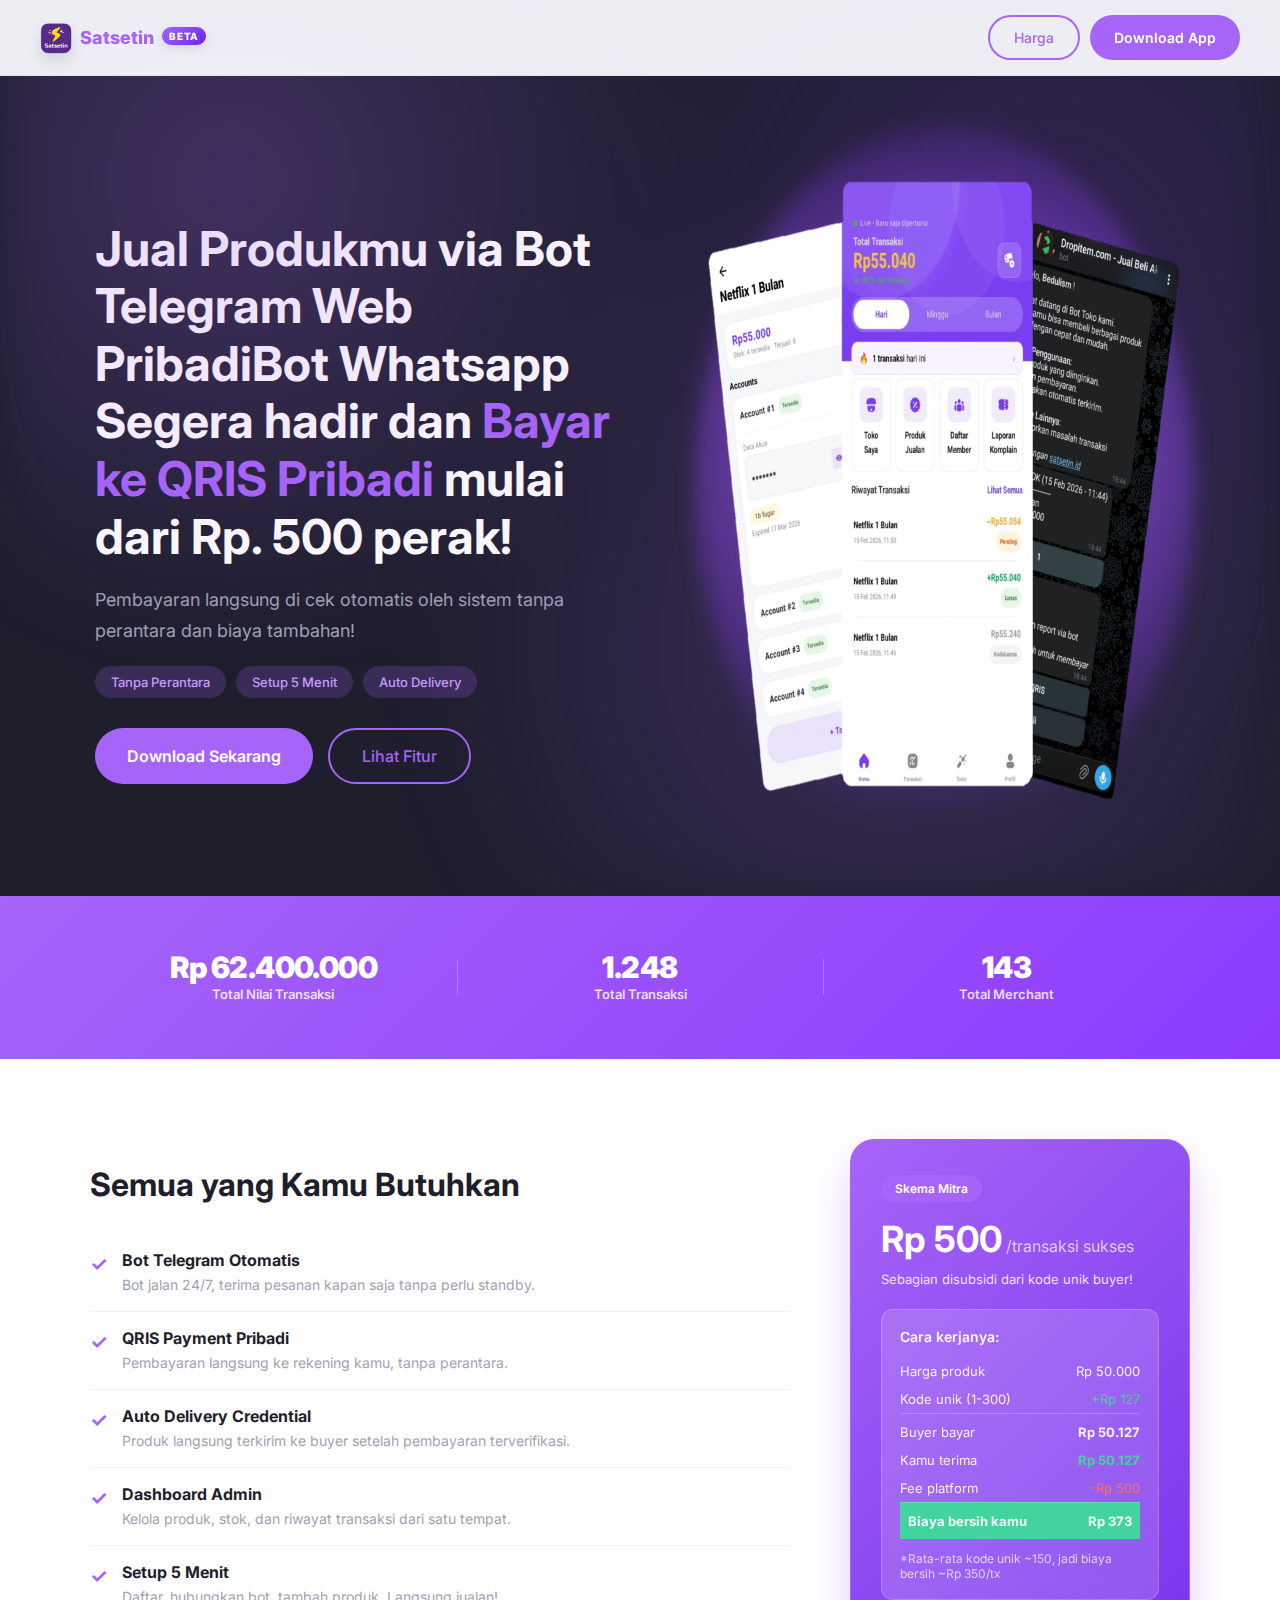
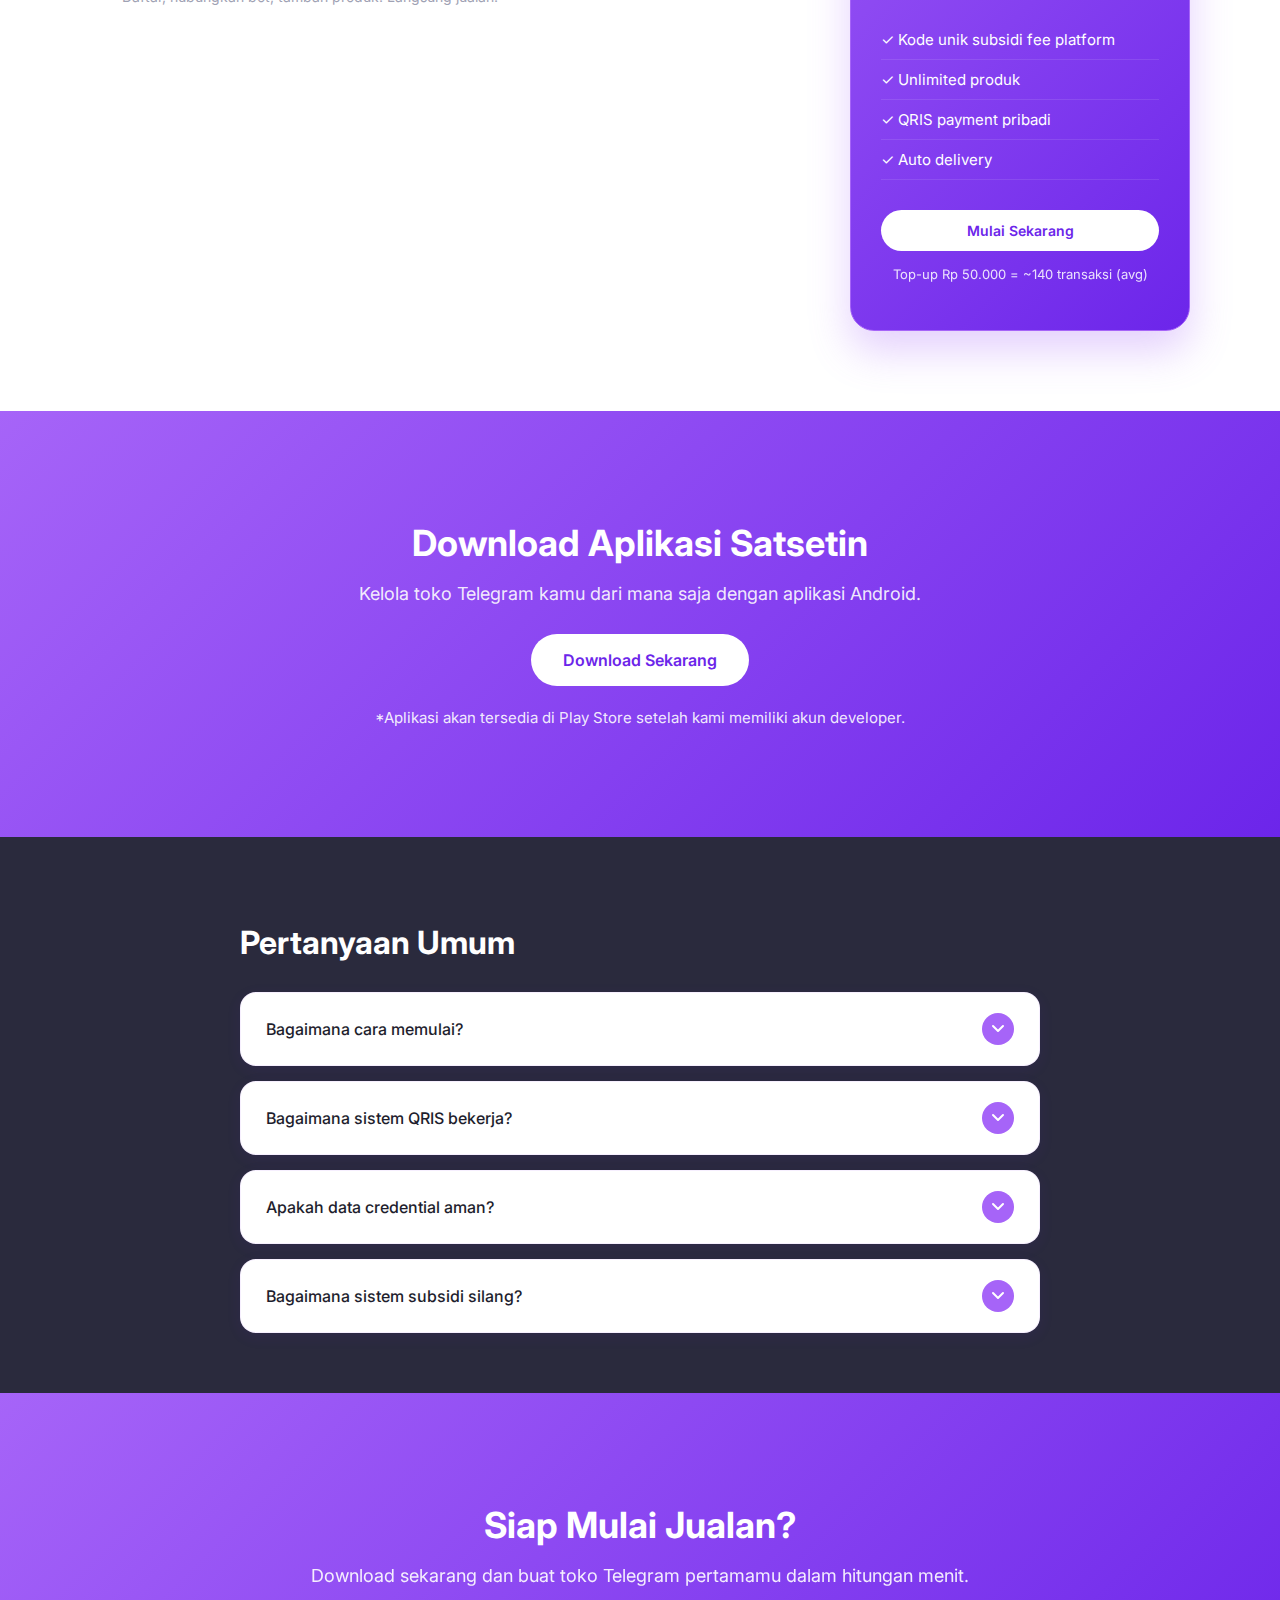
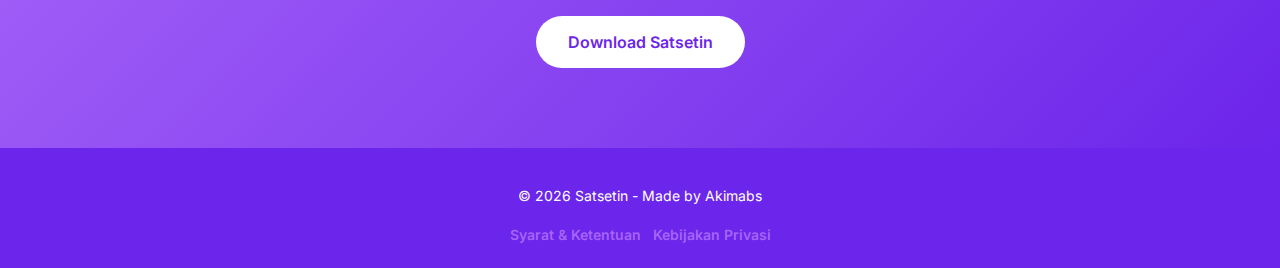
<file: index.html>
<!doctype html>
<html lang="id">
  <head>
    <meta charset="UTF-8" />
    <meta name="viewport" content="width=device-width, initial-scale=1.0" />

    <!-- META -->
    <meta
      name="description"
      content="Buat toko online di Telegram dengan QRIS pribadi. Satsetin: bot e-commerce otomatis, auto delivery, tanpa perantara."
    />
    <meta name="robots" content="index,follow" />
    <link rel="canonical" href="https://satsetin.id/" />
    <link rel="icon" href="icon.png" sizes="32x32" type="image/png" />
    <link rel="apple-touch-icon" href="icon.png" />
    <meta property="og:title" content="Satsetin - Bot Telegram E-commerce dengan QRIS Otomatis" />
    <meta
      property="og:description"
      content="Buat toko online di Telegram dengan QRIS pribadi. Bot otomatis, auto delivery, tanpa perantara."
    />
    <meta property="og:url" content="https://satsetin.id" />
    <meta property="og:type" content="website" />
    <meta property="og:site_name" content="Satsetin" />
    <meta property="og:image" content="https://satsetin.id/meta.webp" />
    <meta property="og:image:type" content="image/webp" />
    <meta property="og:image:alt" content="Satsetin bot Telegram e-commerce dengan QRIS pribadi" />
    <meta name="twitter:card" content="summary_large_image" />
    <meta name="twitter:title" content="Satsetin - Bot Telegram E-commerce dengan QRIS Otomatis" />
    <meta
      name="twitter:description"
      content="Buat toko online di Telegram dengan QRIS pribadi. Bot otomatis, auto delivery, tanpa perantara."
    />
    <meta name="twitter:image" content="https://satsetin.id/meta.webp" />
    <meta name="twitter:image:alt" content="Satsetin bot Telegram e-commerce dengan QRIS pribadi" />
    <script type="application/ld+json">
      {
        "@context": "https://schema.org",
        "@graph": [
          {
            "@type": "Organization",
            "name": "Satsetin",
            "url": "https://satsetin.id",
            "logo": "https://satsetin.id/meta.webp",
            "sameAs": []
          },
          {
            "@type": "WebSite",
            "name": "Satsetin",
            "url": "https://satsetin.id",
            "potentialAction": {
              "@type": "SearchAction",
              "target": "https://www.google.com/search?q=site%3Asatsetin.id+{search_term_string}",
              "query-input": "required name=search_term_string"
            }
          }
        ]
      }
    </script>

    <!-- FONT -->
    <link rel="preconnect" href="https://fonts.googleapis.com" />
    <link rel="preconnect" href="https://fonts.gstatic.com" crossorigin />
    <link
      rel="preload"
      href="https://fonts.googleapis.com/css2?family=Inter:ital,opsz,wght@0,14..32,100..900;1,14..32,100..900&display=swap"
      as="style"
    />
    <link
      rel="stylesheet"
      href="https://fonts.googleapis.com/css2?family=Inter:ital,opsz,wght@0,14..32,100..900;1,14..32,100..900&display=swap"
      media="print"
      onload="this.media='all'"
    />
    <noscript>
      <link
        rel="stylesheet"
        href="https://fonts.googleapis.com/css2?family=Inter:ital,opsz,wght@0,14..32,100..900;1,14..32,100..900&display=swap"
      />
    </noscript>

    <title>Satsetin | Bot Telegram E-commerce dengan QRIS Otomatis</title>
    <link rel="stylesheet" href="style.css" />
    <script defer src="https://cloud.umami.is/script.js" data-website-id="667d04dc-3e3c-4fde-84aa-ec7c3e9f4338"></script>
  </head>
  <body>
    <header id="top">
      <a href="#top" class="logo brand">
        <img
          src="icon-64.webp"
          width="32"
          height="32"
          alt="Logo Satsetin"
          class="brand-icon"
        />
        <div class="brand-label">
          <span class="brand-name">Satsetin</span>
          <span class="brand-badge">BETA</span>
        </div>
      </a>
      <div class="header-buttons">
        <a href="#pricing" class="btn outline">Harga</a>
        <a href="#download" class="btn primary">Download App</a>
      </div>
    </header>

    <!-- HERO -->
    <main class="container hero">
      <div class="text-content">
        <h1>
          Jual Produkmu via
          <span class="hero-slider-outer"
            ><span class="hero-slider-wrapper" id="heroSlider">
              <span class="hero-slide active">Bot Telegram</span>
              <span class="hero-slide">Web Pribadi</span><span class="hero-slide">Bot Whatsapp</span></span
            >
            <span class="coming-soon-tip" id="comingSoonTip">Segera hadir</span></span
          >
          dan <span class="highlight">Bayar ke QRIS Pribadi</span> mulai dari Rp. 500 perak!
        </h1>

        <p>Pembayaran langsung di cek otomatis oleh sistem tanpa perantara dan biaya tambahan!</p>
        <div class="feature-badges">
          <span class="badge">Tanpa Perantara</span>
          <span class="badge">Setup 5 Menit</span>
          <span class="badge">Auto Delivery</span>
        </div>
        <div class="cta-buttons">
          <a
            href="https://github.com/satsetin-id/landing/releases/latest"
            target="_self"
            class="btn primary large"
            data-apk-download
            >Download Sekarang</a
          >
          <a href="#features" class="btn outline large">Lihat Fitur</a>
        </div>
      </div>
      <div class="image-content">
        <picture>
          <source
            type="image/webp"
            srcset="
              hero-720.webp  720w,
              hero.webp     1252w
            "
            sizes="(max-width: 900px) 90vw, 520px"
          />
          <img
            src="hero-720.webp"
            width="720"
            height="646"
            alt="Ilustrasi Satsetin"
            class="hero-illustration"
            loading="eager"
            fetchpriority="high"
            decoding="async"
          />
        </picture>
      </div>
    </main>

    <!-- STATS -->
    <section class="stats-section">
      <div class="stats-container">
        <div class="stat-item">
          <span class="stat-value">Rp 62.400.000</span>
          <span class="stat-label">Total Nilai Transaksi</span>
        </div>
        <div class="stat-item">
          <span class="stat-value">1.248</span>
          <span class="stat-label">Total Transaksi</span>
        </div>
        <div class="stat-item">
          <span class="stat-value">143</span>
          <span class="stat-label">Total Merchant</span>
        </div>
      </div>
    </section>

    <!-- FEATURES & PRICING -->
    <section id="features" class="features-pricing-section">
      <div class="features-pricing-container">
        <!-- Features List -->
        <div class="features-list">
          <h2>Semua yang Kamu Butuhkan</h2>
          <ul class="feature-items">
            <li>
              <span class="check">✓</span>
              <div>
                <strong>Bot Telegram Otomatis</strong>
                <p>Bot jalan 24/7, terima pesanan kapan saja tanpa perlu standby.</p>
              </div>
            </li>
            <li>
              <span class="check">✓</span>
              <div>
                <strong>QRIS Payment Pribadi</strong>
                <p>Pembayaran langsung ke rekening kamu, tanpa perantara.</p>
              </div>
            </li>
            <li>
              <span class="check">✓</span>
              <div>
                <strong>Auto Delivery Credential</strong>
                <p>Produk langsung terkirim ke buyer setelah pembayaran terverifikasi.</p>
              </div>
            </li>
            <li>
              <span class="check">✓</span>
              <div>
                <strong>Dashboard Admin</strong>
                <p>Kelola produk, stok, dan riwayat transaksi dari satu tempat.</p>
              </div>
            </li>
            <li>
              <span class="check">✓</span>
              <div>
                <strong>Setup 5 Menit</strong>
                <p>Daftar, hubungkan bot, tambah produk. Langsung jualan!</p>
              </div>
            </li>
          </ul>
        </div>

        <!-- Pricing Card -->
        <div id="pricing" class="pricing-side">
          <div class="pricing-card featured">
            <div class="pricing-badge popular">Skema Mitra</div>

            <div class="pricing-price">
              <span class="amount">Rp 500</span>
              <span class="period">/transaksi sukses</span>
            </div>
            <p class="pricing-savings">Sebagian disubsidi dari kode unik buyer!</p>

            <!-- Subsidy Explanation -->
            <div class="subsidy-box">
              <p class="subsidy-title">Cara kerjanya:</p>
              <table>
                <tr>
                  <td>Harga produk</td>
                  <td>Rp 50.000</td>
                </tr>
                <tr>
                  <td>Kode unik (1-300)</td>
                  <td class="text-green">+Rp 127</td>
                </tr>
                <tr class="row-divider">
                  <td>Buyer bayar</td>
                  <td><strong>Rp 50.127</strong></td>
                </tr>
                <tr>
                  <td>Kamu terima</td>
                  <td class="text-green"><strong>Rp 50.127</strong></td>
                </tr>
                <tr>
                  <td>Fee platform</td>
                  <td class="text-red">-Rp 500</td>
                </tr>
                <tr class="row-divider row-highlight">
                  <td><strong>Biaya bersih kamu</strong></td>
                  <td><strong>Rp 373</strong></td>
                </tr>
              </table>
              <p class="subsidy-note">*Rata-rata kode unik ~150, jadi biaya bersih ~Rp 350/tx</p>
            </div>

            <ul class="pricing-features">
              <li>✓ Kode unik subsidi fee platform</li>
              <li>✓ Unlimited produk</li>
              <li>✓ QRIS payment pribadi</li>
              <li>✓ Auto delivery</li>
            </ul>
            <a href="#download" class="btn primary full-width">Mulai Sekarang</a>
            <p class="pricing-note">Top-up Rp 50.000 = ~140 transaksi (avg)</p>
          </div>
        </div>
      </div>
    </section>

    <!-- DOWNLOAD -->
    <section id="download" class="download-section">
      <div class="download-content">
        <h2>Download Aplikasi Satsetin</h2>
        <p>Kelola toko Telegram kamu dari mana saja dengan aplikasi Android.</p>
        <div class="download-buttons">
          <a
            href="https://github.com/satsetin-id/landing/releases/latest"
            target="_self"
            class="btn primary large"
            data-apk-download
          >
            Download Sekarang
          </a>
        </div>
        <p class="download-note">
          <small>*Aplikasi akan tersedia di Play Store setelah kami memiliki akun developer.</small>
        </p>
      </div>
    </section>

    <div id="downloadSafetyModal" class="download-modal" aria-hidden="true" role="dialog" aria-modal="true" hidden>
      <div class="download-modal-backdrop" data-modal-close></div>
      <div class="download-modal-card" role="document" aria-labelledby="downloadModalTitle">
        <button type="button" class="download-modal-close" aria-label="Tutup" data-modal-close>
          &times;
        </button>
        <h3 id="downloadModalTitle">Sebelum Download APK</h3>
        <p class="download-modal-intro">
          Saat ini Satsetin masih dalam proses approval Google Play. Sambil menunggu, kami sediakan APK resmi dari channel kami,
          jadi beberapa perangkat bisa menampilkan peringatan Play Protect.
        </p>
        <ol class="download-modal-steps">
          <li>Saat peringatan muncul, buka detail dan pilih opsi untuk lanjut install jika kamu yakin sumbernya resmi.</li>
          <li>Jika opsi tidak muncul, buka Play Store > profil > Play Protect > setelan, lalu jeda scan sementara.</li>
          <li>Setelah aplikasi terpasang, aktifkan kembali Play Protect agar perangkat tetap terlindungi.</li>
        </ol>
        <p class="download-modal-note">
          Demi keamanan: hanya install dari link resmi Satsetin, jangan install APK hasil forward/ubah pihak lain.
        </p>
        <div class="download-modal-actions">
          <button type="button" class="btn outline" data-modal-close>Nanti Dulu</button>
          <a id="confirmDownloadBtn" href="#" class="btn primary">Saya Paham, Lanjut Download</a>
        </div>
      </div>
    </div>

    <!-- FAQ -->
    <section class="help-container">
      <div class="faq-header">
        <h2 class="text-header-faq">Pertanyaan Umum</h2>
      </div>

      <div class="faq-list">
        <div class="faq-item">
          <button class="faq-question">
            <span class="faq-title">Bagaimana cara memulai?</span>
            <div class="faq-icon">
              <svg
                xmlns="http://www.w3.org/2000/svg"
                fill="none"
                viewBox="0 0 24 24"
                stroke="currentColor"
                width="24"
                height="24"
              >
                <path stroke-linecap="round" stroke-linejoin="round" stroke-width="2" d="M17 9l-5 5-5-5" />
              </svg>
            </div>
          </button>
          <div class="faq-answer">
            Download aplikasi, daftar akun, buat workspace dengan bot token Telegram kamu, tambahkan produk dan stok credential.
            Bot langsung siap terima pesanan!
          </div>
        </div>

        <div class="faq-item">
          <button class="faq-question">
            <span class="faq-title">Bagaimana sistem QRIS bekerja?</span>
            <div class="faq-icon">
              <svg
                xmlns="http://www.w3.org/2000/svg"
                fill="none"
                viewBox="0 0 24 24"
                stroke="currentColor"
                width="24"
                height="24"
              >
                <path stroke-linecap="round" stroke-linejoin="round" stroke-width="2" d="M17 9l-5 5-5-5" />
              </svg>
            </div>
          </button>
          <div class="faq-answer">
            Setiap transaksi mendapat kode unik (1-300) yang ditambahkan ke total harga. Sistem auto-match pembayaran berdasarkan
            nominal unik ini. Kode unik masuk ke kamu dan membantu subsidi fee platform Rp 500.
          </div>
        </div>

        <div class="faq-item">
          <button class="faq-question">
            <span class="faq-title">Apakah data credential aman?</span>
            <div class="faq-icon">
              <svg
                xmlns="http://www.w3.org/2000/svg"
                fill="none"
                viewBox="0 0 24 24"
                stroke="currentColor"
                width="24"
                height="24"
              >
                <path stroke-linecap="round" stroke-linejoin="round" stroke-width="2" d="M17 9l-5 5-5-5" />
              </svg>
            </div>
          </button>
          <div class="faq-answer">
            Ya, credential disimpan terenkripsi di server dan hanya dikirim ke buyer setelah pembayaran terverifikasi. Tidak ada
            akses manual dari pihak lain.
          </div>
        </div>

        <div class="faq-item">
          <button class="faq-question">
            <span class="faq-title">Bagaimana sistem subsidi silang?</span>
            <div class="faq-icon">
              <svg
                xmlns="http://www.w3.org/2000/svg"
                fill="none"
                viewBox="0 0 24 24"
                stroke="currentColor"
                width="24"
                height="24"
              >
                <path stroke-linecap="round" stroke-linejoin="round" stroke-width="2" d="M17 9l-5 5-5-5" />
              </svg>
            </div>
          </button>
          <div class="faq-answer">
            Buyer membayar harga produk + kode unik (1-300). Kode unik masuk ke kamu, lalu fee Rp 500 dipotong dari saldo. Jadi
            biaya bersih = Rp 500 - kode unik. Rata-rata kode unik ~150, berarti biaya bersih ~Rp 350/transaksi. Top-up saldo
            untuk membayar selisih ini. Contoh: top-up Rp 50.000 = ~140 transaksi.
          </div>
        </div>
      </div>
    </section>

    <!-- CTA -->
    <section class="cta-section">
      <h2>Siap Mulai Jualan?</h2>
      <p>Download sekarang dan buat toko Telegram pertamamu dalam hitungan menit.</p>
      <a
        href="https://github.com/satsetin-id/landing/releases/latest"
        target="_self"
        class="btn primary large"
        data-apk-download
        >Download Satsetin</a
      >
    </section>

    <footer class="footer">
      <p>
        &copy; 2026 Satsetin - Made by
        <a href="https://github.com/akimabs" target="_blank" style="color: #fff; text-decoration: none">Akimabs</a>
      </p>
      <div class="footer-links">
        <a href="syarat-dan-ketentuan.html">Syarat &amp; Ketentuan</a>
        <a href="kebijakan-privasi.html">Kebijakan Privasi</a>
      </div>
    </footer>

    <script>
      // FAQ Toggle
      document.querySelectorAll(".faq-question").forEach((button) => {
        button.addEventListener("click", () => {
          const item = button.parentElement;
          const isActive = item.classList.contains("active");

          // Close all
          document.querySelectorAll(".faq-item").forEach((i) => i.classList.remove("active"));

          // Open clicked if wasn't active
          if (!isActive) {
            item.classList.add("active");
            const answer = item.querySelector(".faq-answer");
            // Add extra space for padding (top 5px + bottom 25px = 30px)
            answer.style.maxHeight = answer.scrollHeight + 30 + "px";
          }

          // Reset all max-heights
          document.querySelectorAll(".faq-answer").forEach((a) => {
            if (!a.parentElement.classList.contains("active")) {
              a.style.maxHeight = "0";
            }
          });
        });
      });

      // Hero Slider
      (function () {
        const wrapper = document.getElementById("heroSlider");
        const tip = document.getElementById("comingSoonTip");
        if (!wrapper) return;
        const slides = Array.from(wrapper.querySelectorAll(".hero-slide"));
        let current = 0;
        let slideWidths = [];
        const COMING_SOON_INDICES = [1, 2]; // Web & WA

        function measureWidths() {
          // Range.getBoundingClientRect measures actual text ink width,
          // independent of any grid/container constraint.
          return slides.map((slide) => {
            const range = document.createRange();
            range.selectNodeContents(slide);
            const rect = range.getBoundingClientRect();
            const isMobile = window.matchMedia("(max-width: 600px)").matches;
            const extraWidthWeb = isMobile ? 12 : 8;
            const extraWidthDefault = isMobile ? 8 : 0;
            const extraWidth = slide.textContent.trim() === "Web Pribadi" ? extraWidthWeb : extraWidthDefault;
            return Math.ceil(rect.width) + extraWidth;
          });
        }

        function applyWidth(noAnimate) {
          if (noAnimate) wrapper.style.transition = "none";
          wrapper.style.width = slideWidths[current] + "px";
          if (noAnimate) requestAnimationFrame(() => requestAnimationFrame(() => (wrapper.style.transition = "")));
        }

        // Initial pass (may use fallback font briefly)
        slideWidths = measureWidths();
        applyWidth(true);
        if (tip) tip.classList.toggle("visible", COMING_SOON_INDICES.includes(current));

        // Re-measure once web fonts are fully loaded
        (document.fonts ? document.fonts.ready : Promise.resolve()).then(() => {
          slideWidths = measureWidths();
          applyWidth(true);
        });

        // Recalculate on resize (font-size changes via media query)
        let resizeTimer;
        window.addEventListener("resize", () => {
          clearTimeout(resizeTimer);
          resizeTimer = setTimeout(() => {
            slideWidths = measureWidths();
            applyWidth(true);
          }, 150);
        });

        function goToSlide(next) {
          const prev = current;
          current = next;

          slides[prev].classList.remove("active");
          slides[prev].classList.add("slide-exit");
          slides[current].classList.remove("slide-exit");
          slides[current].classList.add("active");
          wrapper.style.width = slideWidths[current] + "px";
          if (tip) tip.classList.toggle("visible", COMING_SOON_INDICES.includes(current));

          setTimeout(() => {
            slides[prev].classList.remove("slide-exit");
          }, 550);
        }

        setInterval(() => {
          goToSlide((current + 1) % slides.length);
        }, 2500);
      })();

      // Smooth scroll
      document.querySelectorAll('a[href^="#"]').forEach((anchor) => {
        anchor.addEventListener("click", function (e) {
          const href = this.getAttribute("href");
          if (!href || !href.startsWith("#") || href === "#") return;

          e.preventDefault();
          const target = document.querySelector(href);
          if (target) {
            target.scrollIntoView({ behavior: "smooth", block: "start" });
          }
        });
      });

      // Resolve newest APK from releases list (includes pre-release).
      (async function () {
        const buttons = Array.from(document.querySelectorAll("[data-apk-download]"));
        if (!buttons.length) return;

        const fallbackUrl = "https://github.com/satsetin-id/landing/releases/download/v0.0.1-beta/app-release.apk";
        const apiUrl = "https://api.github.com/repos/satsetin-id/landing/releases?per_page=10";
        const modal = document.getElementById("downloadSafetyModal");
        const confirmDownloadBtn = document.getElementById("confirmDownloadBtn");
        let resolvedDownloadUrl = fallbackUrl;
        let hasResolvedRelease = false;
        let inflightResolve = null;

        function syncConfirmButtonUrl() {
          if (!confirmDownloadBtn) return;
          confirmDownloadBtn.href = resolvedDownloadUrl;
          confirmDownloadBtn.target = "_self";
          confirmDownloadBtn.setAttribute("download", "app-release.apk");
          confirmDownloadBtn.rel = "noopener";
        }

        function openModal() {
          if (!modal) return;
          syncConfirmButtonUrl();
          modal.removeAttribute("hidden");
          modal.classList.add("open");
          modal.setAttribute("aria-hidden", "false");
          document.body.classList.add("modal-open");
        }

        function closeModal() {
          if (!modal) return;
          modal.classList.remove("open");
          modal.setAttribute("aria-hidden", "true");
          modal.setAttribute("hidden", "");
          document.body.classList.remove("modal-open");
        }

        if (modal) {
          modal.setAttribute("hidden", "");
          modal.querySelectorAll("[data-modal-close]").forEach((closeTarget) => {
            closeTarget.addEventListener("click", closeModal);
          });
          document.addEventListener("keydown", (event) => {
            if (event.key === "Escape" && modal.classList.contains("open")) {
              closeModal();
            }
          });
        }

        async function resolveLatestReleaseUrl() {
          if (hasResolvedRelease) return resolvedDownloadUrl;
          if (inflightResolve) return inflightResolve;

          inflightResolve = (async () => {
            try {
              const response = await fetch(apiUrl, { headers: { Accept: "application/vnd.github+json" } });
              if (!response.ok) return resolvedDownloadUrl;

              const releases = await response.json();
              if (!Array.isArray(releases)) return resolvedDownloadUrl;

              for (const release of releases) {
                const assets = Array.isArray(release && release.assets) ? release.assets : [];
                const apkAsset =
                  assets.find((asset) => typeof asset.name === "string" && asset.name === "app-release.apk") ||
                  assets.find((asset) => typeof asset.name === "string" && asset.name.endsWith(".apk"));

                if (apkAsset && apkAsset.browser_download_url) {
                  resolvedDownloadUrl = apkAsset.browser_download_url;
                  break;
                }
              }
            } catch (error) {
              // Keep fallback URL on fetch errors.
            } finally {
              hasResolvedRelease = true;
              inflightResolve = null;
              syncConfirmButtonUrl();
              buttons.forEach((button) => {
                button.href = resolvedDownloadUrl;
              });
            }
            return resolvedDownloadUrl;
          })();

          return inflightResolve;
        }

        buttons.forEach((button) => {
          button.href = fallbackUrl;
          button.target = "_self";
          button.rel = "noopener";
          button.addEventListener("click", (event) => {
            event.preventDefault();
            resolveLatestReleaseUrl();
            openModal();
          });
        });

        if (confirmDownloadBtn) {
          confirmDownloadBtn.addEventListener("click", (event) => {
            event.preventDefault();
            closeModal();
            window.location.assign(resolvedDownloadUrl);
          });
        }
        syncConfirmButtonUrl();
      })();
    </script>
  </body>
</html>
</file>
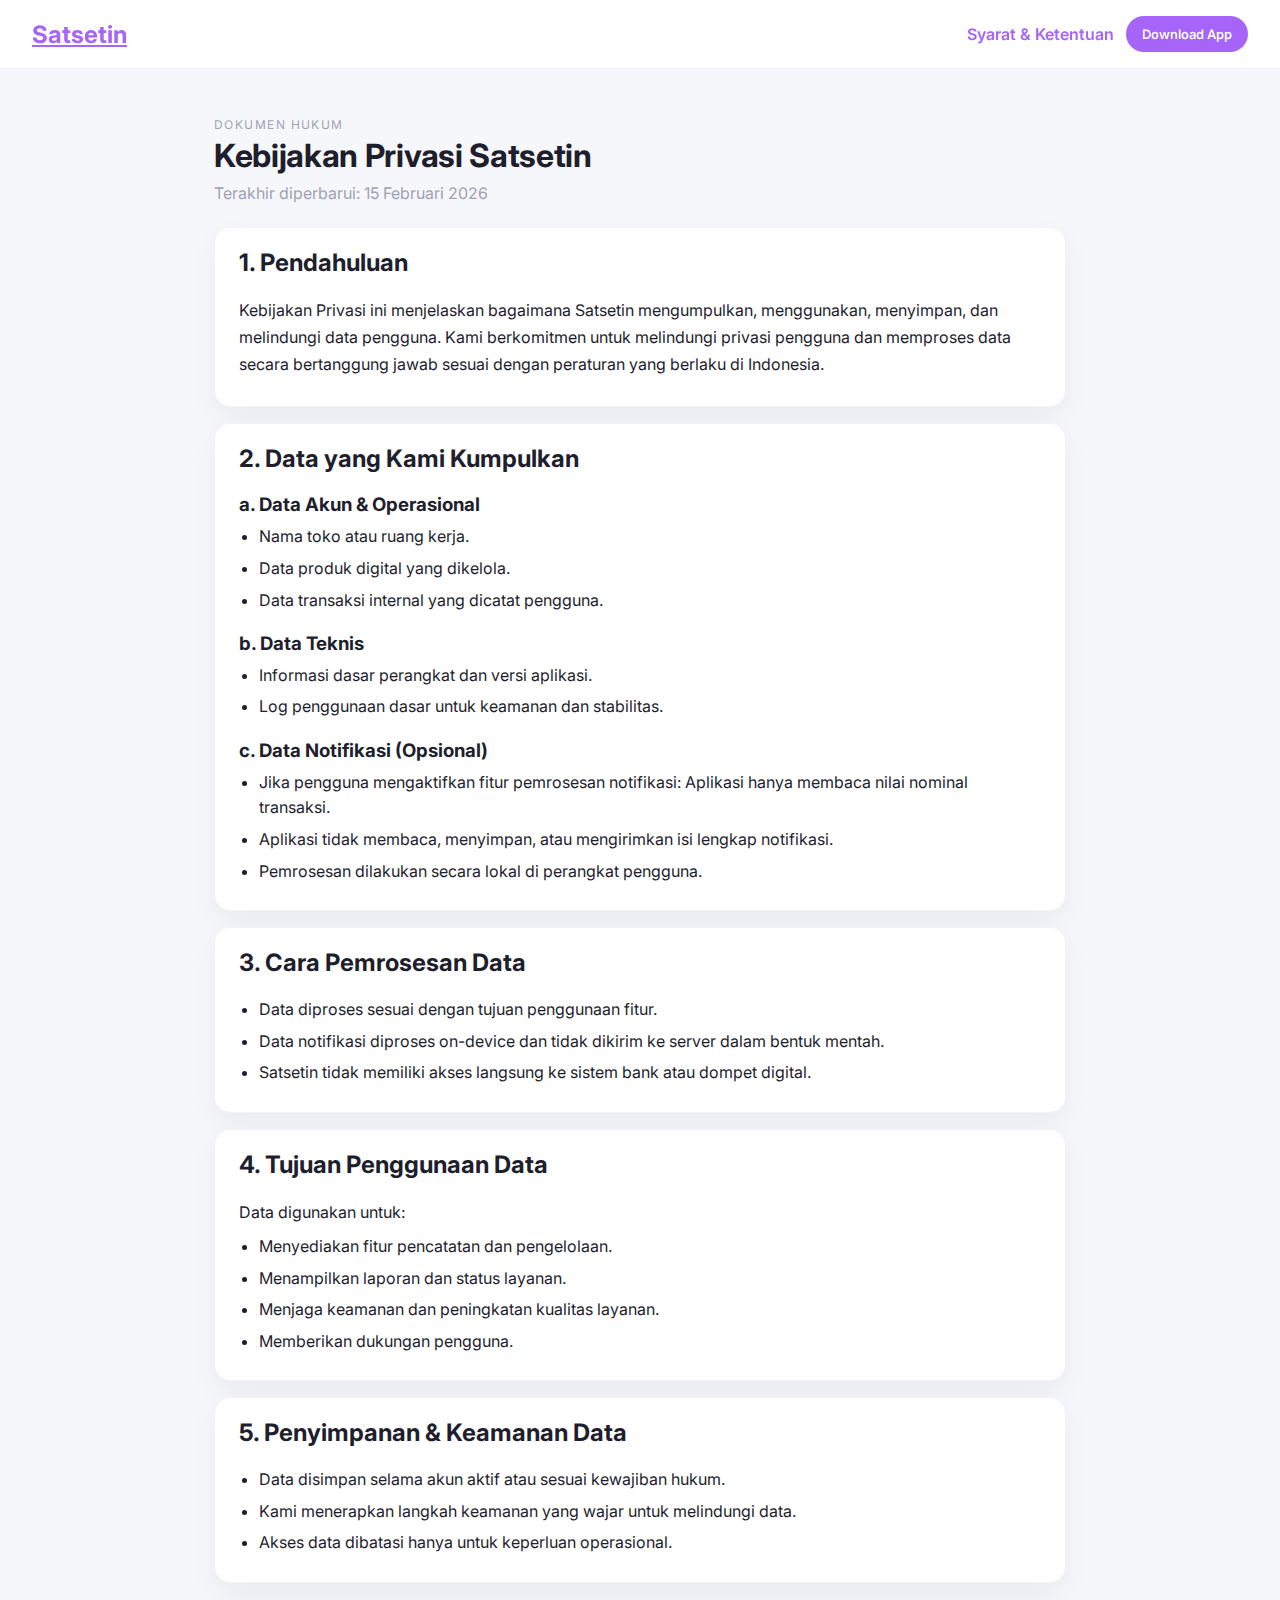
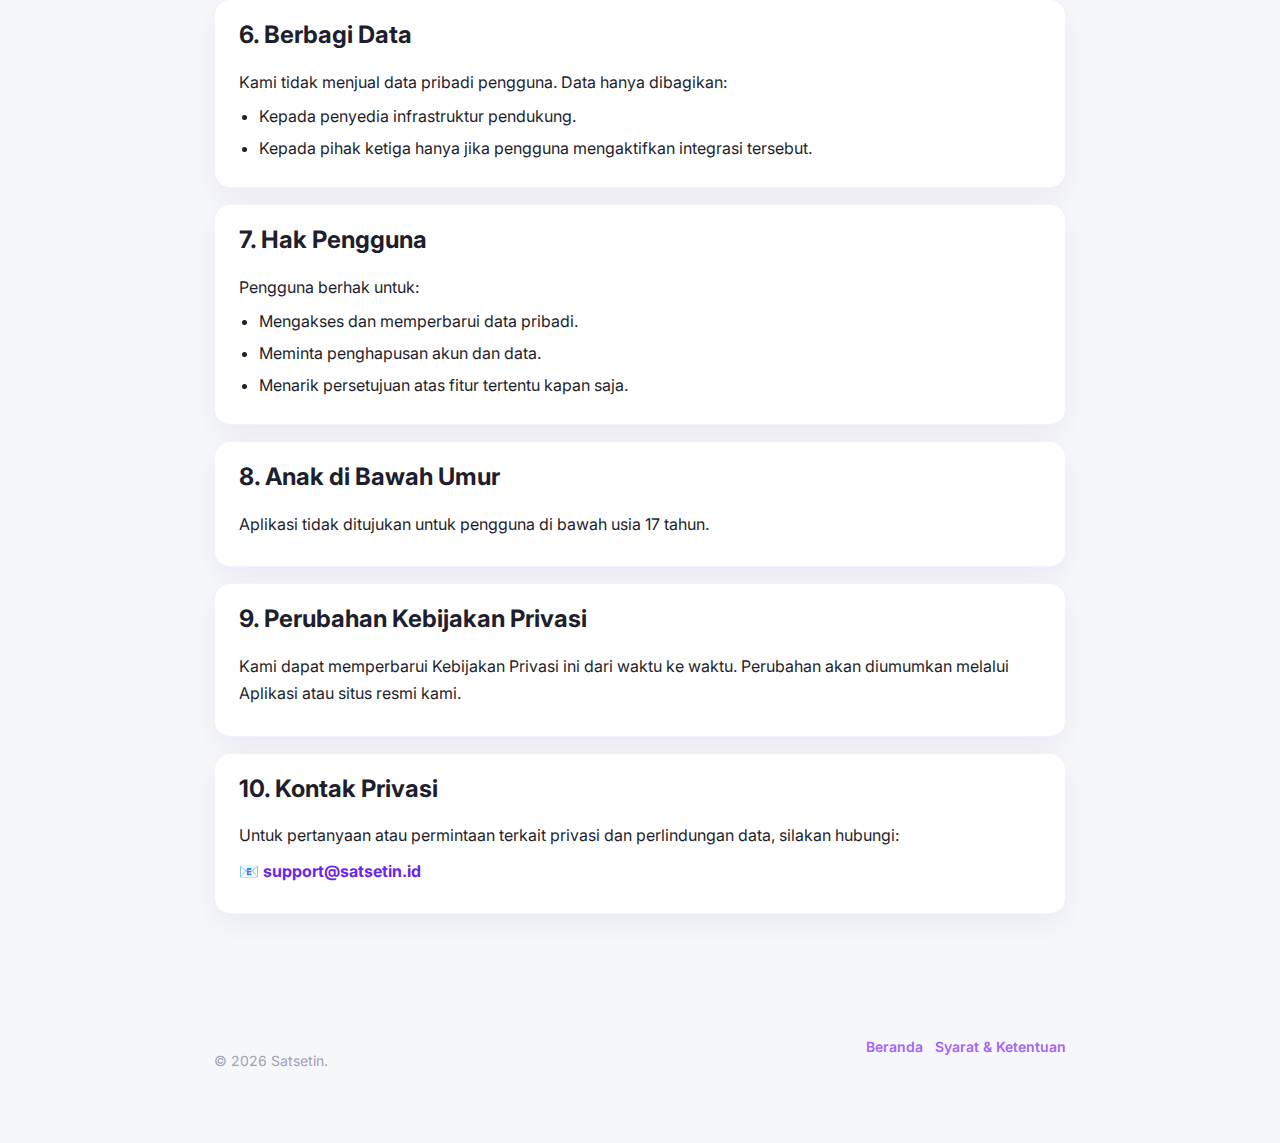
<file: kebijakan-privasi.html>
<!doctype html>
<html lang="id">
  <head>
    <meta charset="UTF-8" />
    <meta name="viewport" content="width=device-width, initial-scale=1.0" />
    <meta
      name="description"
      content="Kebijakan Privasi Satsetin: cara kami mengumpulkan, menggunakan, dan melindungi data pengguna aplikasi bot e-commerce Telegram."
    />
    <meta name="robots" content="index,follow" />
    <link rel="canonical" href="https://satsetin.id/kebijakan-privasi.html" />
    <meta property="og:title" content="Kebijakan Privasi Satsetin" />
    <meta
      property="og:description"
      content="Pelajari bagaimana Satsetin mengelola data Anda secara aman untuk bot e-commerce Telegram."
    />
    <meta property="og:type" content="article" />
    <meta property="og:image" content="https://cdn.jsdelivr.net/gh/satsetin-id/landing/meta.webp" />
    <meta name="twitter:card" content="summary_large_image" />
    <meta name="twitter:title" content="Kebijakan Privasi Satsetin" />
    <meta
      name="twitter:description"
      content="Ketahui praktik privasi Satsetin untuk bot e-commerce Telegram."
    />
    <meta name="twitter:image" content="https://cdn.jsdelivr.net/gh/satsetin-id/landing/meta.webp" />
    <title>Kebijakan Privasi Satsetin</title>
    <link rel="preconnect" href="https://fonts.googleapis.com" />
    <link rel="preconnect" href="https://fonts.gstatic.com" crossorigin />
    <link
      href="https://fonts.googleapis.com/css2?family=Inter:ital,opsz,wght@0,14..32,100..900;1,14..32,100..900&display=swap"
      rel="stylesheet"
    />
    <link rel="stylesheet" href="style.css" />
  </head>
  <body class="legal-page">
    <header class="legal-header">
      <a href="index.html" class="logo">Satsetin</a>
      <nav class="legal-nav">
        <a href="syarat-dan-ketentuan.html" class="nav-link">Syarat &amp; Ketentuan</a>
        <a href="index.html#download" class="btn primary">Download App</a>
      </nav>
    </header>

    <main class="legal-content">
      <section class="legal-hero">
        <p class="eyebrow">Dokumen Hukum</p>
        <h1>Kebijakan Privasi Satsetin</h1>
        <p class="updated">Terakhir diperbarui: 15 Februari 2026</p>
      </section>

      <section class="legal-section">
        <h2>1. Pendahuluan</h2>
        <p>Kebijakan Privasi ini menjelaskan bagaimana Satsetin mengumpulkan, menggunakan, menyimpan, dan melindungi data pengguna. Kami berkomitmen untuk melindungi privasi pengguna dan memproses data secara bertanggung jawab sesuai dengan peraturan yang berlaku di Indonesia.</p>
      </section>

      <section class="legal-section">
        <h2>2. Data yang Kami Kumpulkan</h2>
        <h3>a. Data Akun &amp; Operasional</h3>
        <ul>
          <li>Nama toko atau ruang kerja.</li>
          <li>Data produk digital yang dikelola.</li>
          <li>Data transaksi internal yang dicatat pengguna.</li>
        </ul>
        <h3>b. Data Teknis</h3>
        <ul>
          <li>Informasi dasar perangkat dan versi aplikasi.</li>
          <li>Log penggunaan dasar untuk keamanan dan stabilitas.</li>
        </ul>
        <h3>c. Data Notifikasi (Opsional)</h3>
        <ul>
          <li>Jika pengguna mengaktifkan fitur pemrosesan notifikasi: Aplikasi hanya membaca nilai nominal transaksi.</li>
          <li>Aplikasi tidak membaca, menyimpan, atau mengirimkan isi lengkap notifikasi.</li>
          <li>Pemrosesan dilakukan secara lokal di perangkat pengguna.</li>
        </ul>
      </section>

      <section class="legal-section">
        <h2>3. Cara Pemrosesan Data</h2>
        <ul>
          <li>Data diproses sesuai dengan tujuan penggunaan fitur.</li>
          <li>Data notifikasi diproses on-device dan tidak dikirim ke server dalam bentuk mentah.</li>
          <li>Satsetin tidak memiliki akses langsung ke sistem bank atau dompet digital.</li>
        </ul>
      </section>

      <section class="legal-section">
        <h2>4. Tujuan Penggunaan Data</h2>
        <p>Data digunakan untuk:</p>
        <ul>
          <li>Menyediakan fitur pencatatan dan pengelolaan.</li>
          <li>Menampilkan laporan dan status layanan.</li>
          <li>Menjaga keamanan dan peningkatan kualitas layanan.</li>
          <li>Memberikan dukungan pengguna.</li>
        </ul>
      </section>

      <section class="legal-section">
        <h2>5. Penyimpanan &amp; Keamanan Data</h2>
        <ul>
          <li>Data disimpan selama akun aktif atau sesuai kewajiban hukum.</li>
          <li>Kami menerapkan langkah keamanan yang wajar untuk melindungi data.</li>
          <li>Akses data dibatasi hanya untuk keperluan operasional.</li>
        </ul>
      </section>

      <section class="legal-section">
        <h2>6. Berbagi Data</h2>
        <p>Kami tidak menjual data pribadi pengguna. Data hanya dibagikan:</p>
        <ul>
          <li>Kepada penyedia infrastruktur pendukung.</li>
          <li>Kepada pihak ketiga hanya jika pengguna mengaktifkan integrasi tersebut.</li>
        </ul>
      </section>

      <section class="legal-section">
        <h2>7. Hak Pengguna</h2>
        <p>Pengguna berhak untuk:</p>
        <ul>
          <li>Mengakses dan memperbarui data pribadi.</li>
          <li>Meminta penghapusan akun dan data.</li>
          <li>Menarik persetujuan atas fitur tertentu kapan saja.</li>
        </ul>
      </section>

      <section class="legal-section">
        <h2>8. Anak di Bawah Umur</h2>
        <p>Aplikasi tidak ditujukan untuk pengguna di bawah usia 17 tahun.</p>
      </section>

      <section class="legal-section">
        <h2>9. Perubahan Kebijakan Privasi</h2>
        <p>Kami dapat memperbarui Kebijakan Privasi ini dari waktu ke waktu. Perubahan akan diumumkan melalui Aplikasi atau situs resmi kami.</p>
      </section>

      <section class="legal-section">
        <h2>10. Kontak Privasi</h2>
        <p>Untuk pertanyaan atau permintaan terkait privasi dan perlindungan data, silakan hubungi:</p>
        <p class="contact">📧 support@satsetin.id</p>
      </section>
    </main>

    <footer class="legal-footer">
      <p>&copy; 2026 Satsetin.</p>
      <div class="footer-links">
        <a href="index.html">Beranda</a>
        <a href="syarat-dan-ketentuan.html">Syarat &amp; Ketentuan</a>
      </div>
    </footer>
  </body>
</html>
</file>
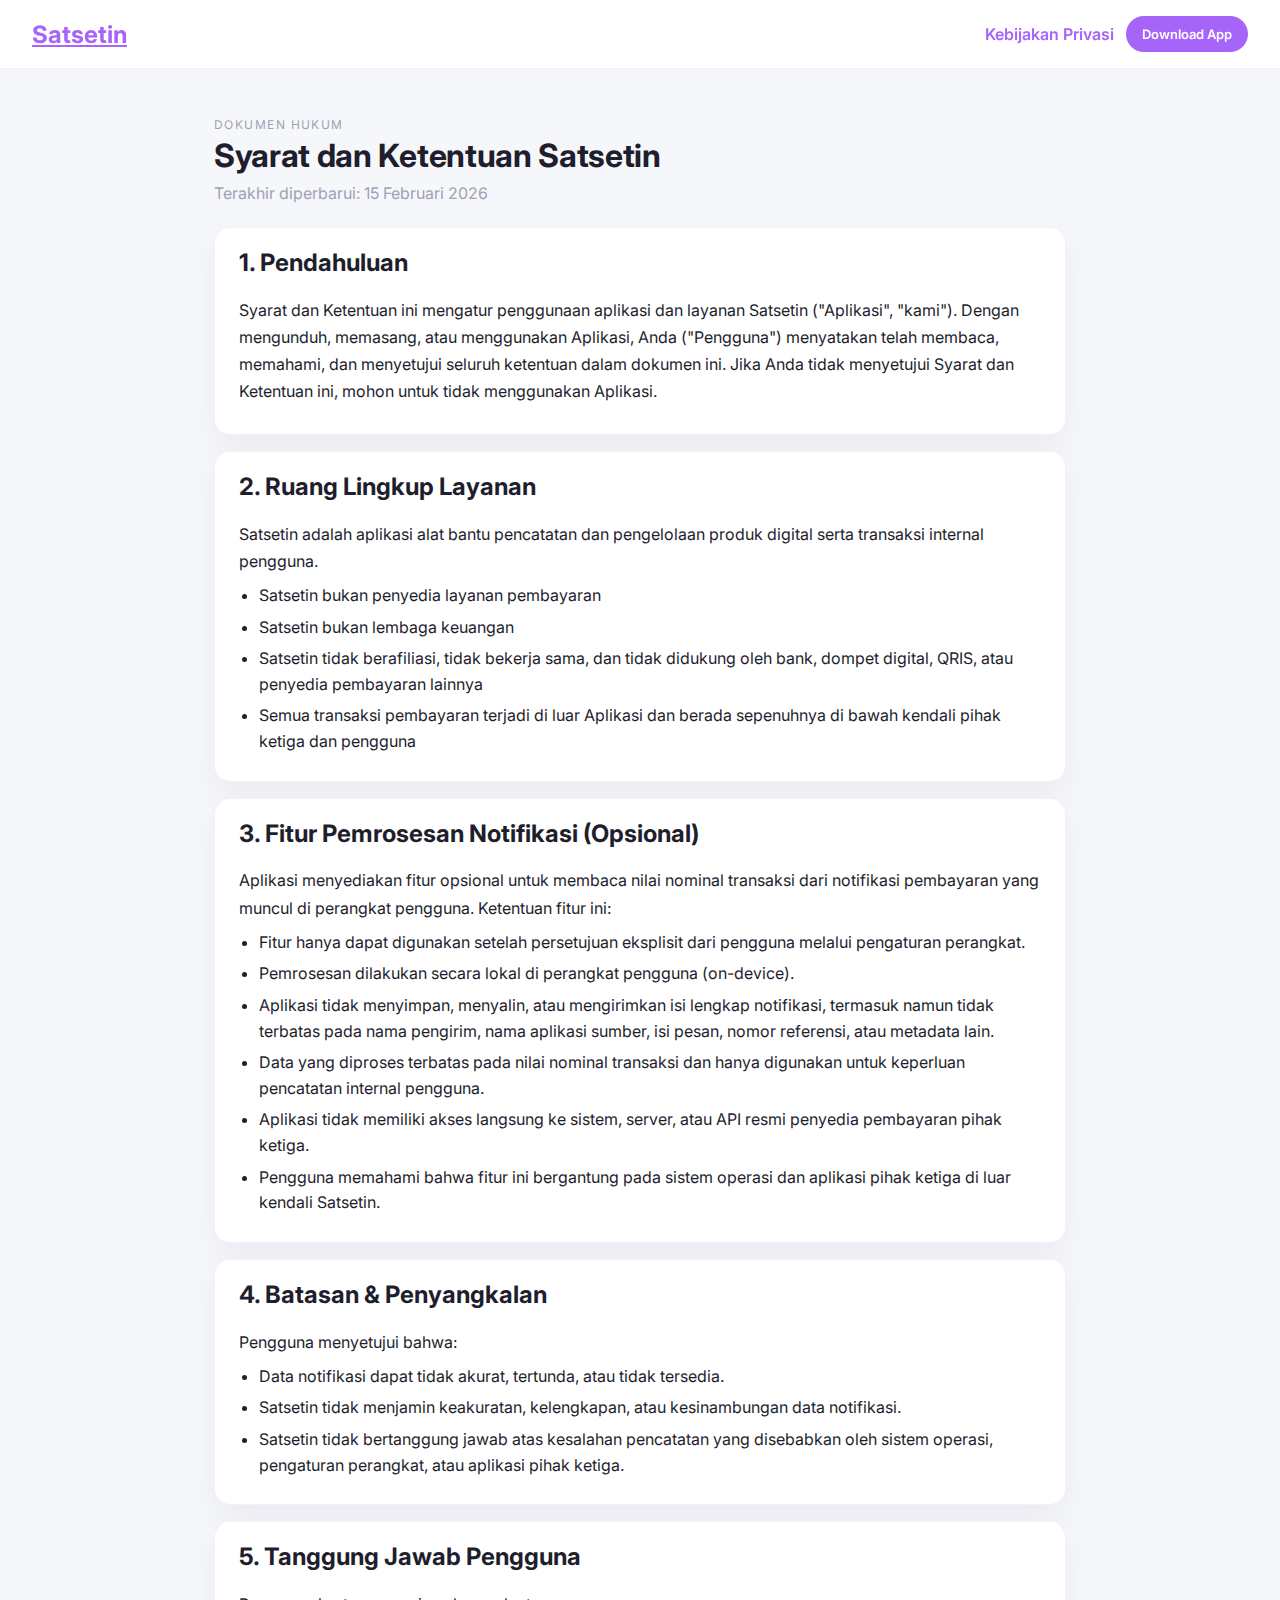
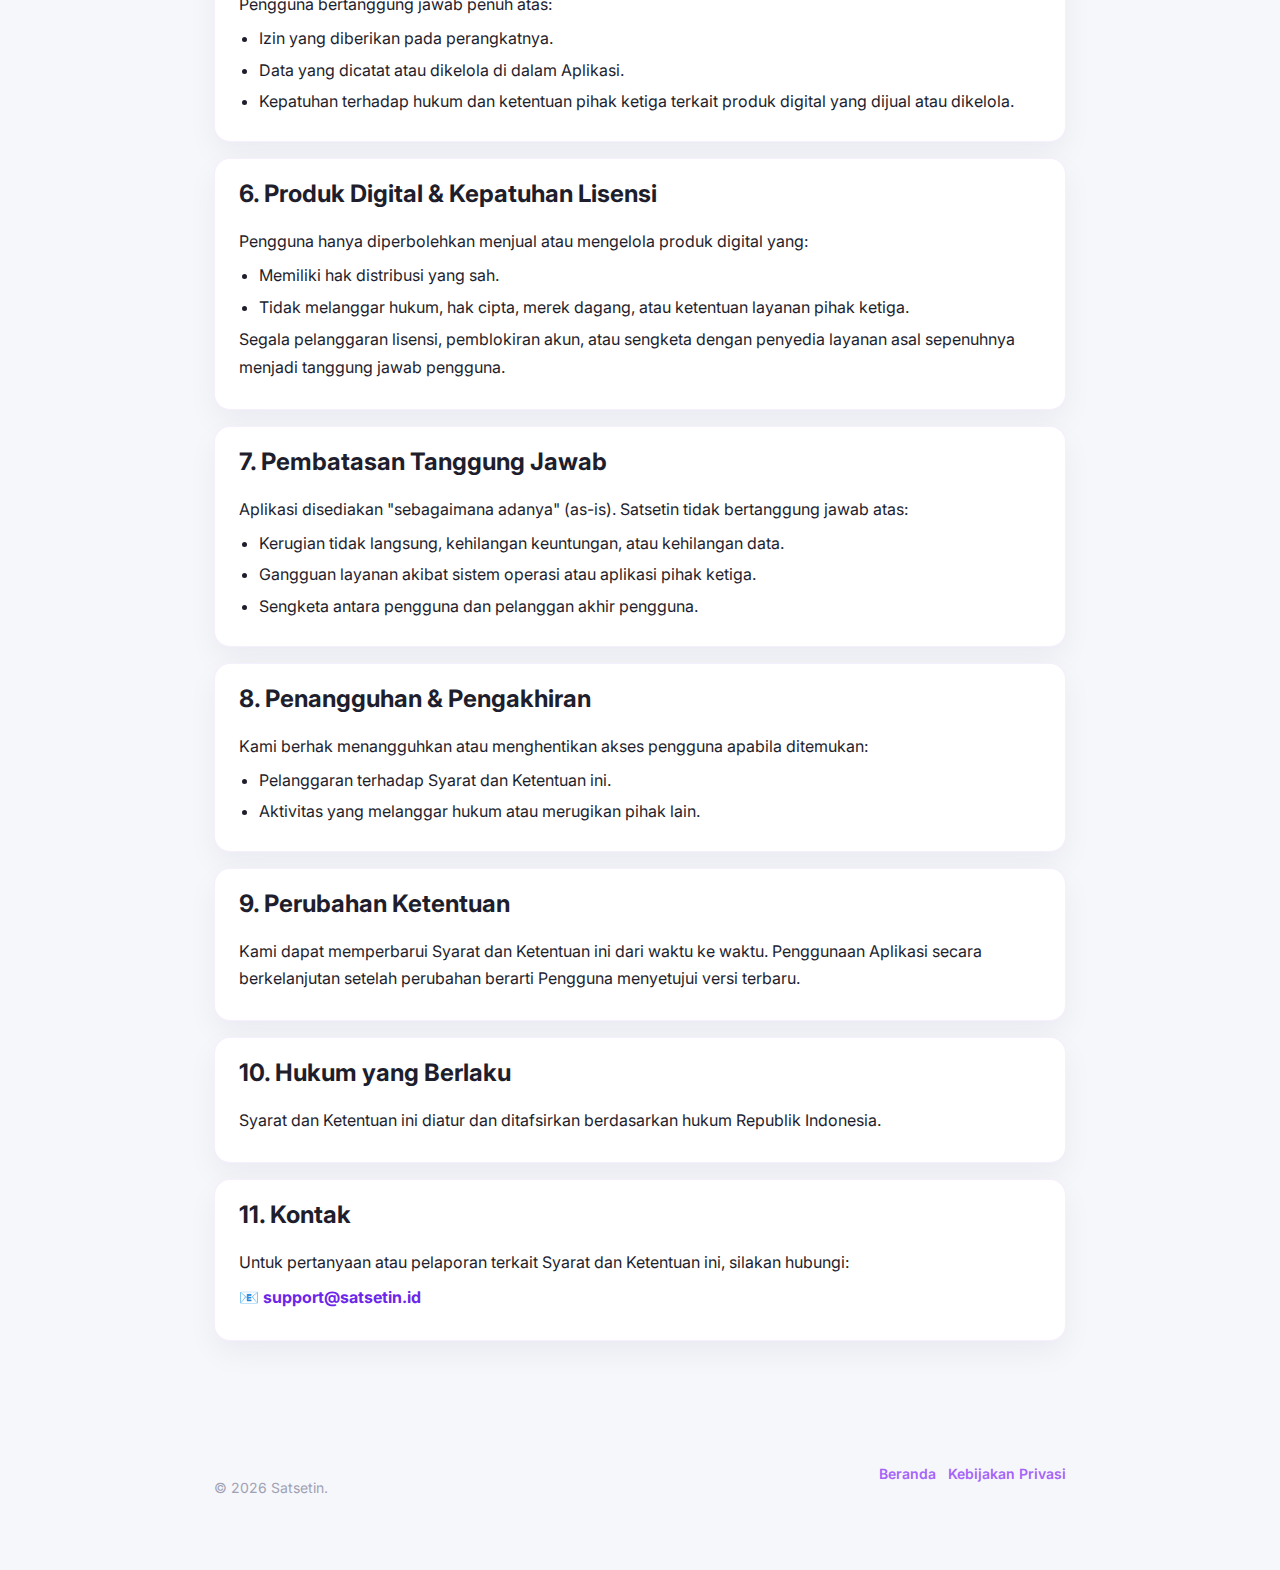
<file: syarat-dan-ketentuan.html>
<!doctype html>
<html lang="id">
  <head>
    <meta charset="UTF-8" />
    <meta name="viewport" content="width=device-width, initial-scale=1.0" />
    <meta
      name="description"
      content="Syarat dan Ketentuan Satsetin untuk penggunaan bot e-commerce Telegram dengan QRIS pribadi."
    />
    <meta name="robots" content="index,follow" />
    <link rel="canonical" href="https://satsetin.id/syarat-dan-ketentuan.html" />
    <link rel="icon" href="https://cdn.jsdelivr.net/gh/satsetin-id/landing/icon.png" sizes="32x32" type="image/png" />
    <link rel="apple-touch-icon" href="https://cdn.jsdelivr.net/gh/satsetin-id/landing/icon.png" />
    <meta property="og:title" content="Syarat dan Ketentuan Satsetin" />
    <meta
      property="og:description"
      content="Ketentuan penggunaan Satsetin: bot e-commerce Telegram dengan QRIS pribadi dan auto delivery."
    />
    <meta property="og:type" content="article" />
    <meta property="og:image" content="https://cdn.jsdelivr.net/gh/satsetin-id/landing/meta.webp" />
    <meta name="twitter:card" content="summary_large_image" />
    <meta name="twitter:title" content="Syarat dan Ketentuan Satsetin" />
    <meta
      name="twitter:description"
      content="Baca S&K penggunaan Satsetin untuk bot e-commerce Telegram."
    />
    <meta name="twitter:image" content="https://cdn.jsdelivr.net/gh/satsetin-id/landing/meta.webp" />
    <title>Syarat dan Ketentuan Satsetin</title>
    <link rel="preconnect" href="https://fonts.googleapis.com" />
    <link rel="preconnect" href="https://fonts.gstatic.com" crossorigin />
    <link
      href="https://fonts.googleapis.com/css2?family=Inter:ital,opsz,wght@0,14..32,100..900;1,14..32,100..900&display=swap"
      rel="stylesheet"
    />
    <link rel="stylesheet" href="style.css" />
  </head>
  <body class="legal-page">
    <header class="legal-header">
      <a href="index.html" class="logo">Satsetin</a>
      <nav class="legal-nav">
        <a href="kebijakan-privasi.html" class="nav-link">Kebijakan Privasi</a>
        <a href="index.html#download" class="btn primary">Download App</a>
      </nav>
    </header>

    <main class="legal-content">
      <section class="legal-hero">
        <p class="eyebrow">Dokumen Hukum</p>
        <h1>Syarat dan Ketentuan Satsetin</h1>
        <p class="updated">Terakhir diperbarui: 15 Februari 2026</p>
      </section>

      <section class="legal-section">
        <h2>1. Pendahuluan</h2>
        <p>
          Syarat dan Ketentuan ini mengatur penggunaan aplikasi dan layanan Satsetin ("Aplikasi", "kami"). Dengan mengunduh,
          memasang, atau menggunakan Aplikasi, Anda ("Pengguna") menyatakan telah membaca, memahami, dan menyetujui seluruh
          ketentuan dalam dokumen ini. Jika Anda tidak menyetujui Syarat dan Ketentuan ini, mohon untuk tidak menggunakan Aplikasi.
        </p>
      </section>

      <section class="legal-section">
        <h2>2. Ruang Lingkup Layanan</h2>
        <p>Satsetin adalah aplikasi alat bantu pencatatan dan pengelolaan produk digital serta transaksi internal pengguna.</p>
        <ul>
          <li>Satsetin bukan penyedia layanan pembayaran</li>
          <li>Satsetin bukan lembaga keuangan</li>
          <li>Satsetin tidak berafiliasi, tidak bekerja sama, dan tidak didukung oleh bank, dompet digital, QRIS, atau penyedia pembayaran lainnya</li>
          <li>Semua transaksi pembayaran terjadi di luar Aplikasi dan berada sepenuhnya di bawah kendali pihak ketiga dan pengguna</li>
        </ul>
      </section>

      <section class="legal-section">
        <h2>3. Fitur Pemrosesan Notifikasi (Opsional)</h2>
        <p>Aplikasi menyediakan fitur opsional untuk membaca nilai nominal transaksi dari notifikasi pembayaran yang muncul di perangkat pengguna. Ketentuan fitur ini:</p>
        <ul>
          <li>Fitur hanya dapat digunakan setelah persetujuan eksplisit dari pengguna melalui pengaturan perangkat.</li>
          <li>Pemrosesan dilakukan secara lokal di perangkat pengguna (on-device).</li>
          <li>
            Aplikasi tidak menyimpan, menyalin, atau mengirimkan isi lengkap notifikasi, termasuk namun tidak terbatas pada nama pengirim,
            nama aplikasi sumber, isi pesan, nomor referensi, atau metadata lain.
          </li>
          <li>Data yang diproses terbatas pada nilai nominal transaksi dan hanya digunakan untuk keperluan pencatatan internal pengguna.</li>
          <li>Aplikasi tidak memiliki akses langsung ke sistem, server, atau API resmi penyedia pembayaran pihak ketiga.</li>
          <li>Pengguna memahami bahwa fitur ini bergantung pada sistem operasi dan aplikasi pihak ketiga di luar kendali Satsetin.</li>
        </ul>
      </section>

      <section class="legal-section">
        <h2>4. Batasan &amp; Penyangkalan</h2>
        <p>Pengguna menyetujui bahwa:</p>
        <ul>
          <li>Data notifikasi dapat tidak akurat, tertunda, atau tidak tersedia.</li>
          <li>Satsetin tidak menjamin keakuratan, kelengkapan, atau kesinambungan data notifikasi.</li>
          <li>Satsetin tidak bertanggung jawab atas kesalahan pencatatan yang disebabkan oleh sistem operasi, pengaturan perangkat, atau aplikasi pihak ketiga.</li>
        </ul>
      </section>

      <section class="legal-section">
        <h2>5. Tanggung Jawab Pengguna</h2>
        <p>Pengguna bertanggung jawab penuh atas:</p>
        <ul>
          <li>Izin yang diberikan pada perangkatnya.</li>
          <li>Data yang dicatat atau dikelola di dalam Aplikasi.</li>
          <li>Kepatuhan terhadap hukum dan ketentuan pihak ketiga terkait produk digital yang dijual atau dikelola.</li>
        </ul>
      </section>

      <section class="legal-section">
        <h2>6. Produk Digital &amp; Kepatuhan Lisensi</h2>
        <p>Pengguna hanya diperbolehkan menjual atau mengelola produk digital yang:</p>
        <ul>
          <li>Memiliki hak distribusi yang sah.</li>
          <li>Tidak melanggar hukum, hak cipta, merek dagang, atau ketentuan layanan pihak ketiga.</li>
        </ul>
        <p>Segala pelanggaran lisensi, pemblokiran akun, atau sengketa dengan penyedia layanan asal sepenuhnya menjadi tanggung jawab pengguna.</p>
      </section>

      <section class="legal-section">
        <h2>7. Pembatasan Tanggung Jawab</h2>
        <p>Aplikasi disediakan "sebagaimana adanya" (as-is). Satsetin tidak bertanggung jawab atas:</p>
        <ul>
          <li>Kerugian tidak langsung, kehilangan keuntungan, atau kehilangan data.</li>
          <li>Gangguan layanan akibat sistem operasi atau aplikasi pihak ketiga.</li>
          <li>Sengketa antara pengguna dan pelanggan akhir pengguna.</li>
        </ul>
      </section>

      <section class="legal-section">
        <h2>8. Penangguhan &amp; Pengakhiran</h2>
        <p>Kami berhak menangguhkan atau menghentikan akses pengguna apabila ditemukan:</p>
        <ul>
          <li>Pelanggaran terhadap Syarat dan Ketentuan ini.</li>
          <li>Aktivitas yang melanggar hukum atau merugikan pihak lain.</li>
        </ul>
      </section>

      <section class="legal-section">
        <h2>9. Perubahan Ketentuan</h2>
        <p>Kami dapat memperbarui Syarat dan Ketentuan ini dari waktu ke waktu. Penggunaan Aplikasi secara berkelanjutan setelah perubahan berarti Pengguna menyetujui versi terbaru.</p>
      </section>

      <section class="legal-section">
        <h2>10. Hukum yang Berlaku</h2>
        <p>Syarat dan Ketentuan ini diatur dan ditafsirkan berdasarkan hukum Republik Indonesia.</p>
      </section>

      <section class="legal-section">
        <h2>11. Kontak</h2>
        <p>Untuk pertanyaan atau pelaporan terkait Syarat dan Ketentuan ini, silakan hubungi:</p>
        <p class="contact">📧 support@satsetin.id</p>
      </section>
    </main>

    <footer class="legal-footer">
      <p>&copy; 2026 Satsetin.</p>
      <div class="footer-links">
        <a href="index.html">Beranda</a>
        <a href="kebijakan-privasi.html">Kebijakan Privasi</a>
      </div>
    </footer>
  </body>
</html>
</file>
<file: style.css>
:root {
  --primary: #a664f8;
  --primary-light: #c99bff;
  --primary-dark: #6c25ea;
  --accent: #43d39e;
  --black: #1e1e2d;
  --white: #ffffff;
  --cream: #f8f9fe;
  --purple-tint: #f5f0ff;
  --text: #1e1e2d;
  --text-muted: #9fa2b4;
  --card-bg: #ffffff;
  --border-color: rgba(166, 100, 248, 0.1);
}

* {
  font-family: "Inter", sans-serif;
  box-sizing: border-box;
}

body {
  background-color: var(--black);
  background-size: cover;
  background-position: center;
  margin: 0;
  padding: 0;
  min-height: 100vh;
  position: relative;
}

body:not(.legal-page)::before {
  content: "";
  position: fixed;
  inset: 0;
  pointer-events: none;
  z-index: 0;
  background:
    radial-gradient(circle at 18% 20%, rgba(166, 100, 248, 0.26), transparent 38%),
    radial-gradient(circle at 82% 28%, rgba(140, 62, 255, 0.18), transparent 40%),
    radial-gradient(circle at 70% 72%, rgba(166, 100, 248, 0.22), transparent 45%);
  filter: blur(30px);
}

.stats-section {
  position: relative;
  background: linear-gradient(135deg, #a664f8 0%, #8d3cff 100%);
  padding: 44px 20px;
  overflow: hidden;
}

/* fade overlay kiri & kanan */
.stats-fade {
  position: absolute;
  inset: 0;
  pointer-events: none;
  background: linear-gradient(
    to right,
    rgba(0, 0, 0, 0.18) 0%,
    rgba(0, 0, 0, 0) 18%,
    rgba(0, 0, 0, 0) 82%,
    rgba(0, 0, 0, 0.18) 100%
  );
}

.stats-container {
  position: relative;
  max-width: 1100px;
  margin: 0 auto;
  display: flex;
  justify-content: space-between;
}

.stat-item {
  flex: 1;
  text-align: center;
  padding: 12px 16px;
}

.stat-item + .stat-item {
  position: relative;
}

.stat-item + .stat-item::before {
  content: "";
  position: absolute;
  left: 0;
  top: 50%;
  transform: translateY(-50%);
  width: 1px;
  height: 36px;
  background: rgba(255, 255, 255, 0.25);
}

/* typography */
.stat-value {
  display: block;
  color: #fff;
  font-weight: 900;
  letter-spacing: -0.02em;
  line-height: 1.05;
  font-size: clamp(22px, 2.3vw, 34px);
}

.stat-label {
  margin-top: 6px;
  font-size: 13px;
  font-weight: 600;
  color: rgba(255, 255, 255, 0.82);
}

/* mobile */
@media (max-width: 640px) {
  .stats-container {
    flex-direction: column;
  }

  .stat-item {
    text-align: left;
  }

  .stat-item + .stat-item::before {
    left: 0;
    top: 0;
    transform: none;
    width: 100%;
    height: 1px;
    background: linear-gradient(to right, transparent, rgba(255, 255, 255, 0.3), transparent);
  }
}

/* Header */
header {
  position: sticky;
  top: 0;
  display: flex;
  justify-content: space-between;
  align-items: center;
  padding: 15px 40px;
  background: rgba(248, 249, 254, 0.95);
  backdrop-filter: blur(10px);
  -webkit-backdrop-filter: blur(10px);
  z-index: 100;
  border-bottom: 1px solid var(--border-color);
}

.logo {
  font-size: 24px;
  font-weight: bold;
  color: var(--primary);
  margin: 0;
}

.logo.brand {
  display: inline-flex;
  align-items: center;
  gap: 8px;
  text-decoration: none;
  color: var(--primary);
}

.brand-icon {
  width: 32px;
  height: 32px;
  border-radius: 10px;
  box-shadow: 0 8px 14px rgba(0, 0, 0, 0.1);
}

.brand-label {
  display: flex;
  align-items: center;
  gap: 8px;
}

.brand-name {
  font-size: 18px;
  font-weight: 800;
}

.brand-badge {
  font-size: 10px;
  font-weight: 800;
  letter-spacing: 0.08em;
  color: #fff;
  background: linear-gradient(135deg, var(--primary), var(--primary-dark));
  padding: 3px 7px;
  border-radius: 999px;
  transform: translateY(-2px);
  box-shadow: 0 3px 10px rgba(0, 0, 0, 0.1);
}

.header-buttons {
  display: flex;
  gap: 10px;
}

/* Buttons */
.btn {
  padding: 12px 24px;
  border-radius: 100px;
  text-decoration: none;
  font-weight: 500;
  font-size: 14px;
  cursor: pointer;
  transition: all 0.2s ease;
  display: inline-flex;
  align-items: center;
  justify-content: center;
  gap: 8px;
}

.btn.outline {
  background: transparent;
  border: 2px solid var(--primary);
  color: var(--primary);
}

.btn.outline:hover {
  background: var(--primary);
  color: var(--white);
}

.btn.primary {
  background: var(--primary);
  color: var(--white);
  border: none;
  font-weight: 600;
}

.btn.primary:hover {
  background: var(--primary-dark);
  color: var(--white);
}

.btn.large {
  padding: 16px 32px;
  font-size: 16px;
}

.btn.full-width {
  width: 100%;
}

/* Hero Section */
.container.hero {
  display: flex;
  align-items: center;
  justify-content: center;
  gap: 60px;
  max-width: 1200px;
  margin: auto;
  padding: 60px 40px;
  min-height: calc(100vh - 80px);
}

.text-content {
  max-width: 550px;
}

.text-content h1 {
  font-size: 48px;
  line-height: 1.2;
  margin-bottom: 20px;
  color: var(--white);
}

.text-content h1 .highlight {
  color: var(--primary);
}

.text-content p {
  font-size: 18px;
  color: var(--text-muted);
  line-height: 1.7;
  margin-bottom: 20px;
}

.feature-badges {
  display: flex;
  gap: 10px;
  flex-wrap: wrap;
  margin-bottom: 30px;
}

.feature-badges .badge {
  background: rgba(166, 100, 248, 0.2);
  color: var(--primary-light);
  padding: 8px 16px;
  border-radius: 20px;
  font-size: 13px;
  font-weight: 500;
}

.cta-buttons {
  display: flex;
  gap: 15px;
  flex-wrap: wrap;
}

/* Phone Mockup */
.image-content {
  position: relative;
  max-width: 480px;
}

.image-content::before {
  content: "";
  position: absolute;
  inset: -6% -2%;
  border-radius: 50%;
  background: radial-gradient(circle at 50% 45%, rgba(166, 100, 248, 0.9), rgba(140, 62, 255, 0.28) 60%, transparent 78%);
  filter: blur(10px);
  z-index: 0;
}

.hero-illustration {
  position: relative;
  z-index: 1;
  width: 100%;
  display: block;
  border-radius: 28px;
}

/* Features & Pricing Section */
.features-pricing-section {
  background: var(--white);
  padding: 80px 40px;
}

.features-pricing-container {
  max-width: 1100px;
  margin: auto;
  display: flex;
  gap: 60px;
  align-items: flex-start;
}

.features-list {
  flex: 1;
}

.features-list h2 {
  font-size: 32px;
  margin-bottom: 30px;
  color: var(--black);
}

.feature-items {
  list-style: none;
  padding: 0;
  margin: 0;
}

.feature-items li {
  display: flex;
  gap: 15px;
  padding: 16px 0;
  border-bottom: 1px solid var(--border-color);
}

.feature-items li:last-child {
  border-bottom: none;
}

.feature-items .check {
  color: var(--primary);
  font-size: 20px;
  font-weight: bold;
  flex-shrink: 0;
  margin-top: 2px;
}

.feature-items strong {
  display: block;
  color: var(--black);
  font-size: 16px;
  margin-bottom: 4px;
}

.feature-items p {
  color: var(--text-muted);
  font-size: 14px;
  margin: 0;
  line-height: 1.5;
}

.pricing-side {
  flex-shrink: 0;
  width: 340px;
}

.pricing-card {
  background: var(--purple-tint);
  border: 1px solid var(--border-color);
  border-radius: 24px;
  padding: 35px 30px;
  text-align: left;
  color: var(--black);
}

.pricing-card.featured {
  background: linear-gradient(135deg, var(--primary) 0%, var(--primary-dark) 100%);
  border-color: var(--primary);
  color: white;
  box-shadow: 0 20px 40px rgba(166, 100, 248, 0.3);
}

.pricing-note {
  text-align: center;
  font-size: 13px;
  margin-top: 15px;
  opacity: 0.85;
}

.pricing-badge {
  display: inline-block;
  background: rgba(108, 37, 234, 0.15);
  color: var(--primary);
  padding: 6px 14px;
  border-radius: 20px;
  font-size: 12px;
  font-weight: 600;
  margin-bottom: 15px;
}

.pricing-badge.popular {
  background: var(--primary);
  color: white;
}

.pricing-toggle {
  display: flex;
  background: rgba(255, 255, 255, 0.15);
  border-radius: 30px;
  padding: 4px;
  margin-bottom: 20px;
}

.toggle-btn {
  flex: 1;
  padding: 10px 12px;
  border: none;
  background: transparent;
  color: rgba(255, 255, 255, 0.8);
  font-size: 12px;
  font-weight: 500;
  border-radius: 25px;
  cursor: pointer;
  transition: all 0.2s ease;
}

.toggle-btn.active {
  background: var(--white);
  color: var(--primary-dark);
}

.toggle-btn:hover:not(.active) {
  color: white;
}

.pricing-savings {
  font-size: 13px;
  color: rgba(255, 255, 255, 0.85);
  margin-top: -20px;
  margin-bottom: 20px;
  min-height: 18px;
}

.pricing-card h3 {
  font-size: 28px;
  margin-bottom: 10px;
}

.pricing-price {
  margin-bottom: 30px;
}

.pricing-price .amount {
  font-size: 36px;
  font-weight: bold;
}

.pricing-price .period {
  font-size: 16px;
  opacity: 0.7;
}

.pricing-features {
  list-style: none;
  padding: 0;
  margin: 0 0 30px 0;
}

.pricing-features li {
  padding: 10px 0;
  font-size: 15px;
  color: var(--white);
  border-bottom: 1px solid var(--border-color);
}

.pricing-card.featured .pricing-features li {
  border-bottom-color: rgba(255, 255, 255, 0.1);
}

.pricing-card.featured .btn.primary {
  background: var(--white);
  color: var(--primary-dark);
}

.pricing-card.featured .btn.primary:hover {
  background: var(--accent);
  color: var(--white);
}

/* Subsidy Explanation Box */
.subsidy-box {
  background: rgba(255, 255, 255, 0.15);
  backdrop-filter: blur(10px);
  padding: 18px;
  border-radius: 12px;
  margin: 20px 0;
  text-align: left;
  border: 1px solid rgba(255, 255, 255, 0.2);
}

.subsidy-box .subsidy-title {
  margin: 0 0 12px;
  font-weight: 600;
  font-size: 14px;
  color: rgba(255, 255, 255, 0.95);
}

.subsidy-box table {
  width: 100%;
  font-size: 13px;
  border-collapse: collapse;
}

.subsidy-box table td {
  padding: 6px 0;
  color: rgba(255, 255, 255, 0.9);
}

.subsidy-box table td:last-child {
  text-align: right;
}

.subsidy-box .text-green {
  color: var(--accent);
}

.subsidy-box .text-red {
  color: #ff6b6b;
}

.subsidy-box .row-divider td {
  border-top: 1px solid rgba(255, 255, 255, 0.2);
  padding-top: 10px;
}

.subsidy-box .row-highlight {
  background: var(--accent);
  border-radius: 6px;
}

.subsidy-box .row-highlight td {
  padding: 10px 8px;
}

.subsidy-box .subsidy-note {
  margin: 12px 0 0;
  font-size: 12px;
  color: rgba(255, 255, 255, 0.7);
}

/* Download Section */
.download-section {
  background: linear-gradient(135deg, var(--primary) 0%, var(--primary-dark) 100%);
  padding: 80px 40px;
  text-align: center;
}

.download-content {
  max-width: 800px;
  margin: auto;
}

.download-content h2 {
  font-size: 36px;
  margin-bottom: 15px;
  color: var(--white);
}

.download-content > p {
  font-size: 18px;
  color: rgba(255, 255, 255, 0.9);
  margin-bottom: 30px;
}

.download-buttons {
  display: flex;
  justify-content: center;
  gap: 20px;
  flex-wrap: wrap;
}

.download-btn {
  padding: 15px 30px;
  display: flex;
  align-items: center;
  gap: 15px;
}

.btn-icon {
  font-size: 32px;
}

.btn-text {
  text-align: left;
  line-height: 1.3;
}

.btn-text small {
  font-size: 12px;
  opacity: 0.9;
}

.btn-text strong {
  font-size: 16px;
}

.download-note {
  margin-top: 20px;
  color: rgba(255, 255, 255, 0.7);
}

.download-section .btn.primary {
  background: var(--white);
  color: var(--primary-dark);
}

.download-section .btn.primary:hover {
  background: var(--cream);
}

/* FAQ Section */
.help-container {
  background: #2a2a3d;
  padding: 60px 40px;
}

.help-container > * {
  max-width: 800px;
  margin-left: auto;
  margin-right: auto;
}

.help-container .faq-list {
  text-align: left;
}

.faq-header {
  margin-bottom: 30px;
}

.faq-header h2 {
  font-size: 32px;
  color: var(--white);
}

.faq-list {
  display: flex;
  flex-direction: column;
  gap: 15px;
}

.faq-item {
  background: var(--white);
  border-radius: 16px;
  overflow: hidden;
  box-shadow: 0 4px 15px rgba(108, 37, 234, 0.08);
  border: 1px solid var(--border-color);
}

.faq-question {
  width: 100%;
  background: transparent;
  border: none;
  padding: 20px 25px;
  font-size: 16px;
  display: flex;
  justify-content: space-between;
  align-items: center;
  cursor: pointer;
  text-align: left;
}

.faq-icon {
  background: var(--primary);
  color: white;
  min-width: 32px;
  min-height: 32px;
  border-radius: 50%;
  display: flex;
  align-items: center;
  justify-content: center;
  transition: transform 0.3s ease;
}

.faq-title {
  font-weight: 500;
  color: var(--black);
  flex: 1;
  padding-right: 15px;
}

.faq-answer {
  max-height: 0;
  overflow: hidden;
  font-size: 15px;
  color: var(--text-muted);
  padding: 0 25px;
  line-height: 1.7;
  transition:
    max-height 0.3s ease,
    padding 0.3s ease;
}

.faq-item.active .faq-answer {
  padding: 5px 25px 25px 25px;
}

.faq-item.active .faq-icon {
  transform: rotate(180deg);
}

/* CTA Section */
.cta-section {
  background: linear-gradient(135deg, var(--primary) 0%, var(--primary-dark) 100%);
  padding: 80px 40px;
  text-align: center;
  color: white;
}

.cta-section h2 {
  font-size: 36px;
  margin-bottom: 15px;
}

.cta-section p {
  font-size: 18px;
  opacity: 0.9;
  margin-bottom: 30px;
}

.cta-section .btn.primary {
  background: var(--white);
  color: var(--primary-dark);
}

.cta-section .btn.primary:hover {
  background: var(--cream);
  color: var(--primary-dark);
}

/* Footer */
.footer {
  display: flex;
  flex-direction: column;
  align-items: center;
  gap: 8px;
  text-align: center;
  padding: 25px;
  background: var(--primary-dark);
  color: white;
  font-size: 14px;
}

html {
  scroll-behavior: smooth;
}

/* Responsive */
@media (max-width: 900px) {
  .container.hero {
    flex-direction: column;
    text-align: center;
    padding: 40px 20px;
    min-height: auto;
  }

  .text-content h1 {
    font-size: 36px;
  }

  .feature-badges {
    justify-content: center;
  }

  .cta-buttons {
    justify-content: center;
  }

  .features-pricing-container {
    flex-direction: column;
    gap: 40px;
  }

  .pricing-side {
    width: 100%;
    max-width: 400px;
    margin: 0 auto;
    position: static;
  }

  .stat-item {
    flex: 1 1 45%;
  }
}

@media (max-width: 600px) {
  .stats-section {
    padding: 25px 20px;
  }

  .stats-container {
    gap: 15px;
  }

  .stat-item {
    flex: 1 1 45%;
    padding: 10px 15px;
  }

  .stat-value {
    font-size: 20px;
  }

  .stat-label {
    font-size: 12px;
  }

  .toggle-btn {
    padding: 8px 10px;
    font-size: 12px;
  }

  header {
    padding: 15px 20px;
  }

  .logo {
    font-size: 20px;
  }

  .header-buttons .btn {
    padding: 10px 16px;
    font-size: 13px;
  }

  .text-content h1 {
    font-size: 28px;
  }

  .text-content p {
    font-size: 16px;
  }

  .features-list h2,
  .download-content h2,
  .cta-section h2 {
    font-size: 28px;
  }

  .faq-title {
    font-size: 14px;
  }

  .faq-answer {
    font-size: 13px;
  }

  .image-content {
    max-width: 360px;
    width: 100%;
  }

  .phone-screen {
    min-height: 400px;
  }

  .features-pricing-section {
    padding: 60px 20px;
  }
}

/* Legal pages */
body.legal-page {
  background: #f6f7fb;
  color: var(--text);
  margin: 0;
}

.legal-header {
  position: sticky;
  top: 0;
  display: flex;
  justify-content: space-between;
  align-items: center;
  gap: 12px;
  flex-wrap: wrap;
  padding: 16px 32px;
  background: rgba(255, 255, 255, 0.92);
  backdrop-filter: blur(8px);
  border-bottom: 1px solid var(--border-color);
  z-index: 10;
}

.legal-nav {
  display: flex;
  gap: 12px;
  align-items: center;
  flex-wrap: wrap;
}

.legal-nav .nav-link {
  color: var(--primary);
  font-weight: 600;
  text-decoration: none;
}

.legal-nav .btn {
  padding: 10px 16px;
  font-size: 13px;
}

.legal-content {
  max-width: 900px;
  margin: 0 auto;
  padding: 48px 24px 96px;
}

.legal-hero h1 {
  margin: 4px 0 8px;
  color: var(--black);
  letter-spacing: -0.01em;
}

.legal-hero .eyebrow {
  text-transform: uppercase;
  letter-spacing: 0.12em;
  font-size: 12px;
  color: var(--text-muted);
  margin: 0;
}

.legal-hero .updated {
  color: var(--text-muted);
  margin: 0 0 24px;
}

.legal-section {
  background: #ffffff;
  border: 1px solid var(--border-color);
  border-radius: 16px;
  padding: 20px 24px;
  margin-bottom: 16px;
  box-shadow: 0 12px 30px rgba(23, 16, 48, 0.05);
}

.legal-section h2 {
  margin-top: 0;
  color: var(--black);
}

.legal-section h3 {
  margin-bottom: 6px;
}

.legal-section ul {
  padding-left: 20px;
  margin: 8px 0 0;
}

.legal-section li {
  margin-bottom: 6px;
  line-height: 1.6;
}

.legal-section p {
  line-height: 1.7;
  margin: 0 0 8px;
}

.contact {
  font-weight: 700;
  color: var(--primary-dark);
}

.legal-footer {
  max-width: 900px;
  margin: 0 auto 48px;
  padding: 12px 24px;
  display: flex;
  justify-content: space-between;
  color: var(--text-muted);
  font-size: 14px;
}

.footer-links {
  display: flex;
  gap: 12px;
}

.footer-links a {
  color: var(--primary);
  text-decoration: none;
  font-weight: 600;
}

@media (max-width: 640px) {
  .legal-header {
    padding: 14px 18px;
    flex-direction: column;
    align-items: flex-start;
    gap: 8px;
  }

  .legal-content {
    padding: 36px 18px 72px;
  }

  .legal-footer {
    padding: 12px 18px;
    flex-direction: column;
    gap: 6px;
  }
}
</file>
